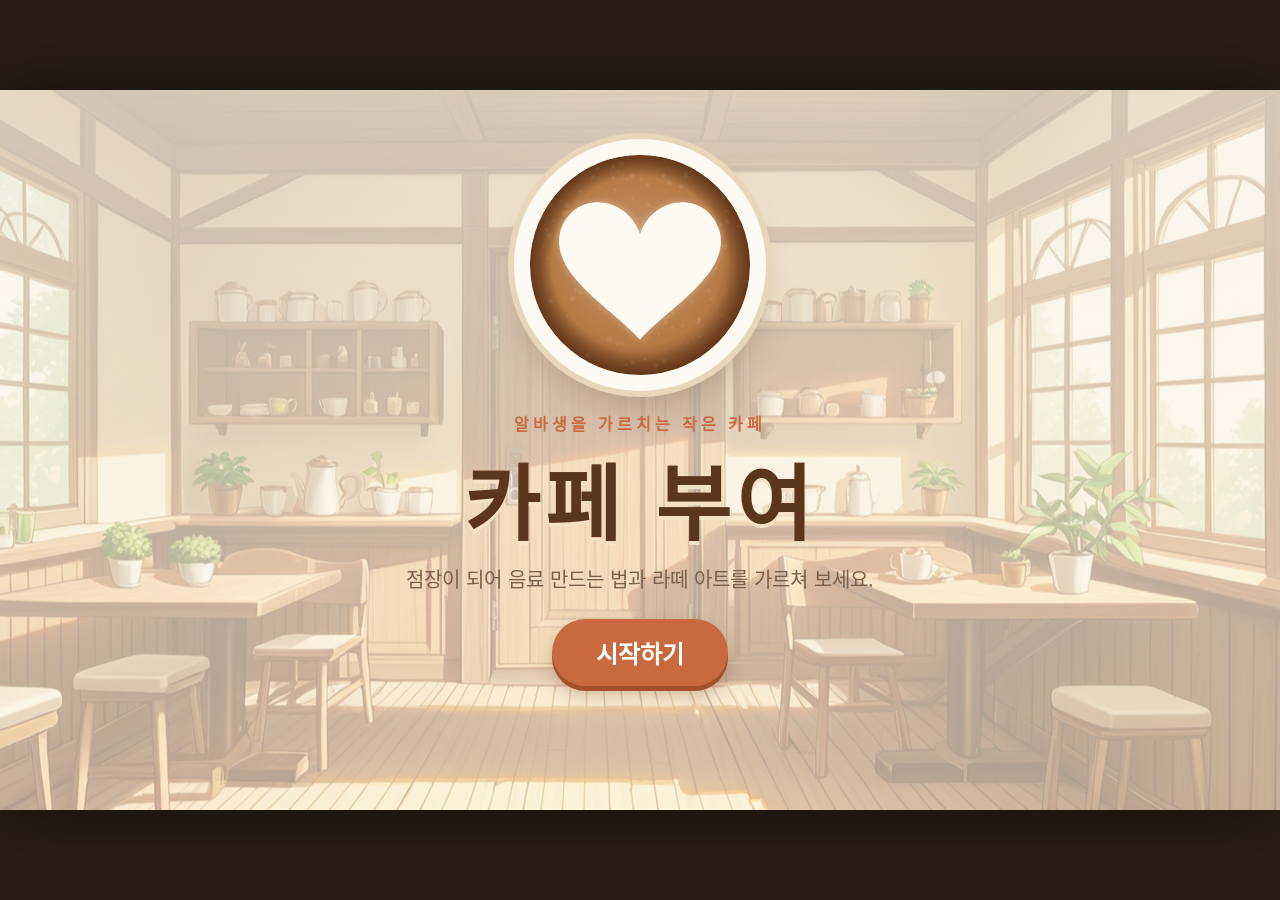
<file: game/index.html>
<!doctype html>
<html lang="ko">
<head>
<meta charset="utf-8">
<meta name="viewport" content="width=device-width, initial-scale=1, user-scalable=no">
<title>카페 부여</title>
<link rel="stylesheet" href="style.css">
</head>
<body>
<div id="frame">
  <div id="stage">

    <!-- 시작 화면 -->
    <section id="title" class="screen active">
      <div class="title-bg"></div>
      <div class="title-card">
        <div class="title-cup">
          <canvas id="titleCup" width="220" height="220"></canvas>
        </div>
        <p class="title-kicker">알바생을 가르치는 작은 카페</p>
        <h1>카페 부여</h1>
        <p class="title-sub">점장이 되어 음료 만드는 법과 라떼 아트를 가르쳐 보세요.</p>
        <button class="btn big" id="btnStart">시작하기</button>
      </div>
    </section>

    <!-- 알바생 선택 -->
    <section id="select" class="screen">
      <div class="select-head">
        <h2>함께 일할 알바생을 골라 주세요</h2>
        <p>나머지 친구들은 손님으로 찾아와요.</p>
      </div>
      <div class="cards" id="cards"></div>
      <div class="select-foot">
        <button class="btn big" id="btnPick" disabled>이 친구와 함께하기</button>
      </div>
    </section>

    <!-- 카페(카운터 + 제조대) -->
    <section id="cafe" class="screen">
      <div id="world">
        <div class="pane" id="counter">
          <img class="bg" src="assets/bg/counter.jpg" alt="">
          <img class="customer" id="customer" alt="">
          <img class="counter-front" src="assets/props/counter_front.png" alt="">
          <div class="served" id="served"><canvas width="400" height="360"></canvas></div>
          <div class="order-memo" id="orderMemo"></div>
        </div>
        <div class="pane" id="bar">
          <img class="bg" src="assets/bg/workbench.jpg" alt="">
          <div class="recipe-card" id="recipeCard"></div>
          <div class="cup" id="cup">
            <img src="assets/props/cup_side.png" alt="">
            <canvas id="liquid" width="400" height="360" aria-label="제조 중인 음료"></canvas>
            <span id="cupCaption" class="cup-caption">빈 컵</span>
          </div>
          <div class="stream" id="stream"></div>
          <div class="ingredients" id="ingredients"></div>
          <div class="helper" id="helper">
            <img id="helperImg" alt="">
            <div class="memo" id="memo"><b>알바 수첩</b><div id="memoList"></div></div>
          </div>
          <div class="bubble" id="bubble"></div>
          <div class="bar-actions" id="barActions"></div>
        </div>
      </div>

      <!-- 라떼 아트 작업(컵 윗면 확대) -->
      <div id="art" class="overlay">
        <div class="art-left">
          <h3 id="artTitle">라떼 아트</h3>
          <p id="artHint" class="hint"></p>
          <div id="artPanel"></div>
        </div>
        <div class="art-cup">
          <img class="cup-top" src="assets/props/cup_top.png" alt="">
          <canvas id="surface" width="450" height="450"></canvas>
          <canvas id="drawLayer" width="450" height="450"></canvas>
          <div class="attempt" id="attempt"></div>
        </div>
        <div class="art-right" id="artRight"></div>
      </div>

      <!-- 대화창 -->
      <div id="talk">
        <img class="talk-portrait" id="talkPortrait" alt="">
        <div class="talk-box" id="talkBox">
          <div class="talk-name" id="talkName"></div>
          <div class="talk-text" id="talkText"></div>
          <div class="talk-next">▼</div>
        </div>
        <div class="talk-choices" id="talkChoices"></div>
      </div>

      <!-- 결과 -->
      <div id="result" class="overlay"></div>

      <aside id="workerPanel" class="worker-panel" aria-label="알바생 작업 현황" hidden>
        <div class="worker-head"><span class="av"><img id="workerPortrait" alt=""></span><div><small id="workerName"></small><strong id="workerStatus">제작 중</strong></div><span id="workerPercent">0%</span></div>
        <div id="workerOrder" class="worker-order"></div>
        <div class="worker-meter" role="progressbar" aria-label="알바생 제작 진행률" aria-valuemin="0" aria-valuemax="100" aria-valuenow="0"><i id="workerFill"></i></div>
        <div id="workerStep" class="worker-step"></div>
        <p id="workerHint">다른 손님의 음료를 직접 만들 수 있어요.</p>
      </aside>

      <div class="topbar">
        <div class="clock"><i class="sun" id="sun"></i><div><b id="clockText">오전 9:00</b><small id="clockHint">30분 단위</small></div><div class="daybar"><i id="dayFill"></i></div></div>
        <div class="money"><span>오늘 번 돈</span><b id="moneyText">0원</b></div>
      </div>
      <div id="toast"></div>
      <div class="hud">
        <button class="chip" id="btnPause">잠깐 쉬기</button>
        <button class="chip" id="btnNote">알바 수첩</button>
        <button class="chip" id="btnMute">소리 켜짐</button>
      </div>
      <div id="notePanel" class="note-panel"></div>
      <div id="pausePanel" class="pause-panel" hidden><div><h2>잠깐 쉬어 가요</h2><p>영업 시간과 알바생 작업이 멈춰 있어요.</p><button class="btn green" id="btnResume">계속하기</button></div></div>
    </section>

    <div id="fade"></div>
  </div>
</div>
<script src="js/data.js"></script>
<script src="js/art.js"></script>
<script src="js/learn.js"></script>
<script src="js/audio.js"></script>
<script src="js/cafe-core.js"></script>
<script src="js/game.js"></script>
</body>
</html>
</file>
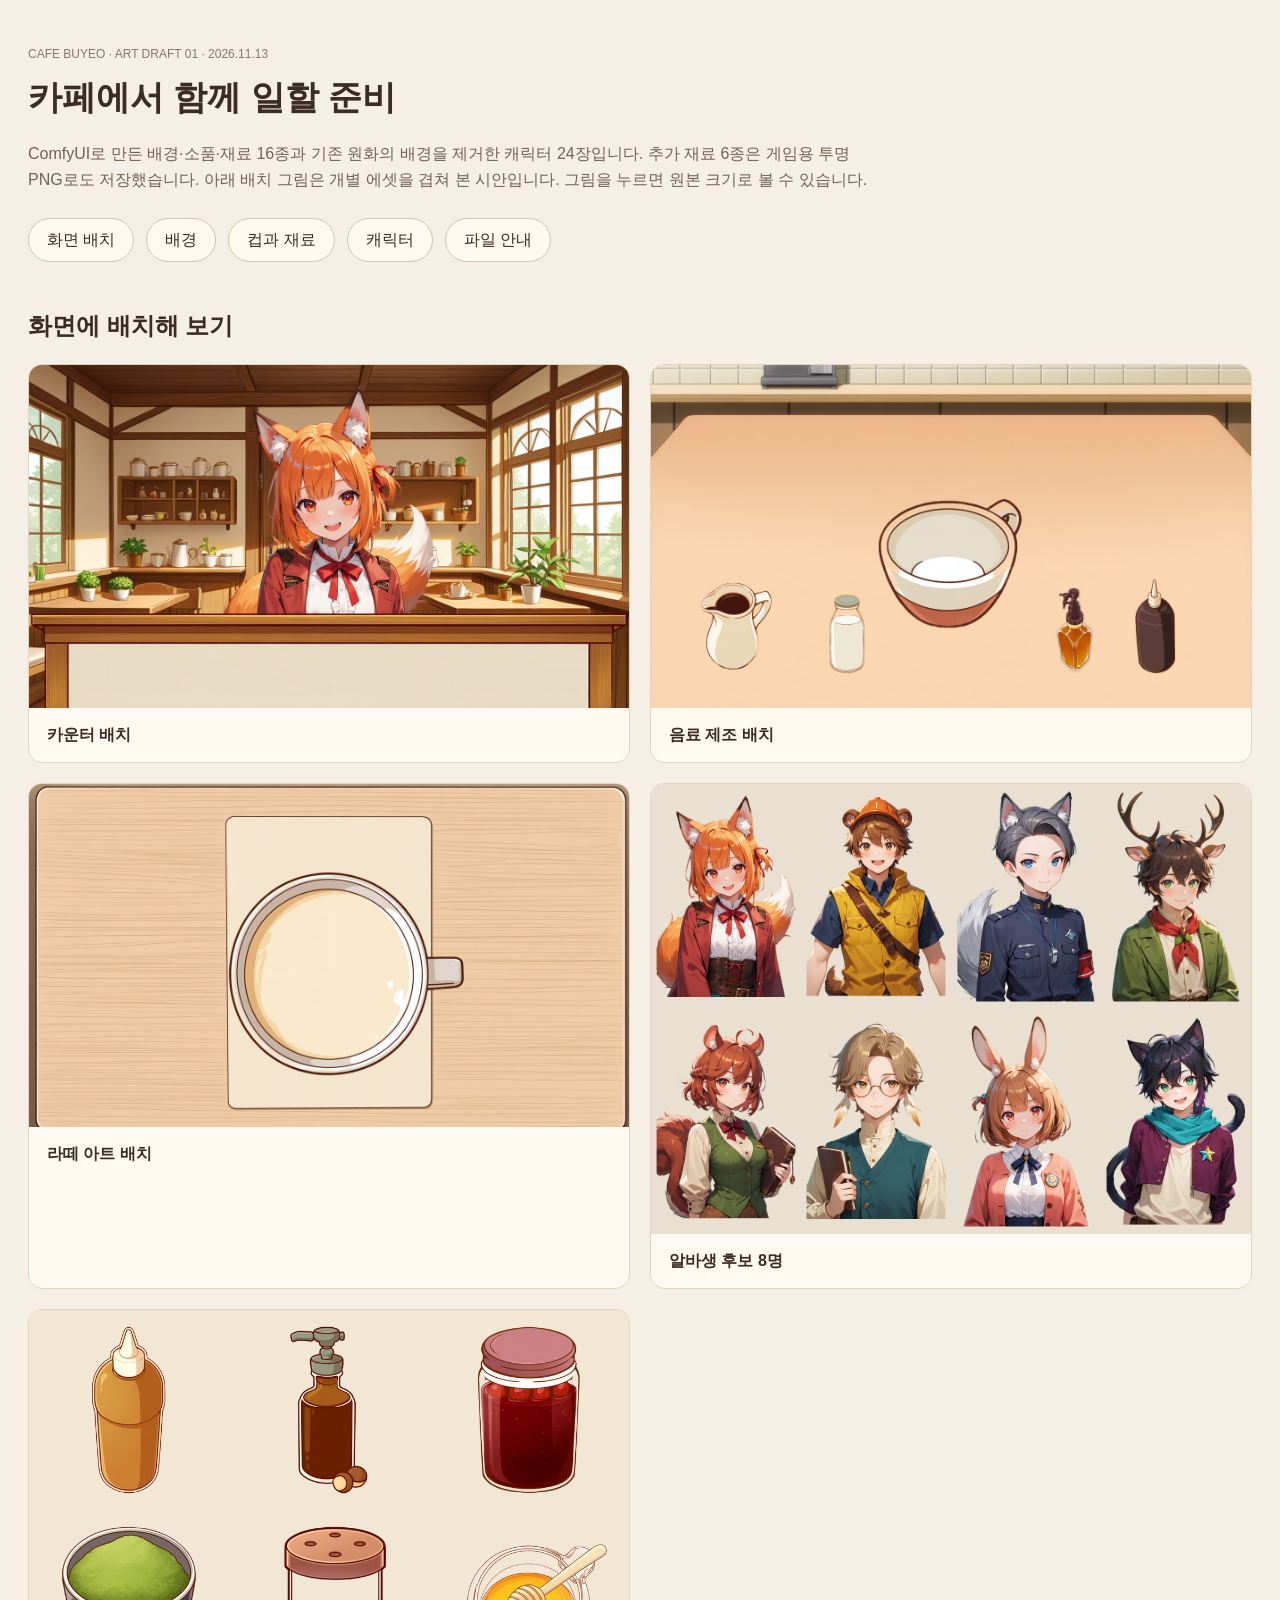
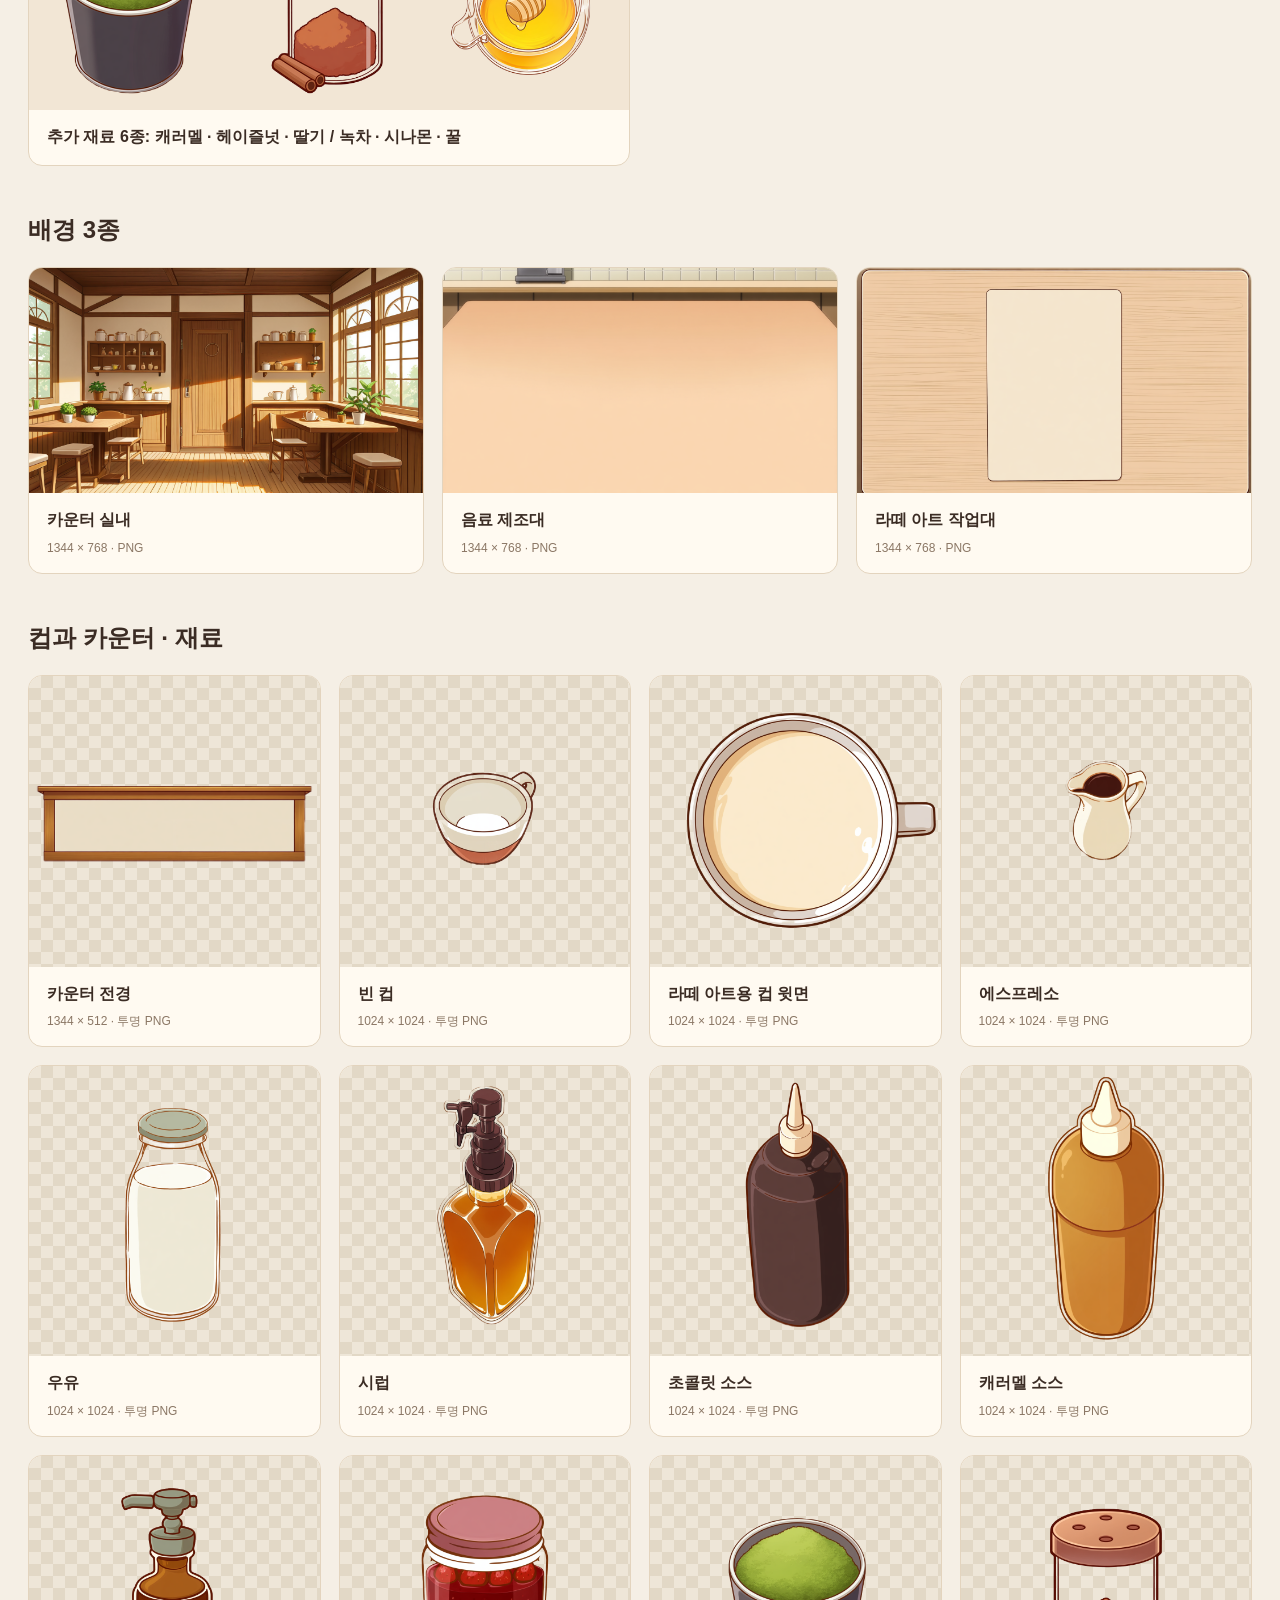
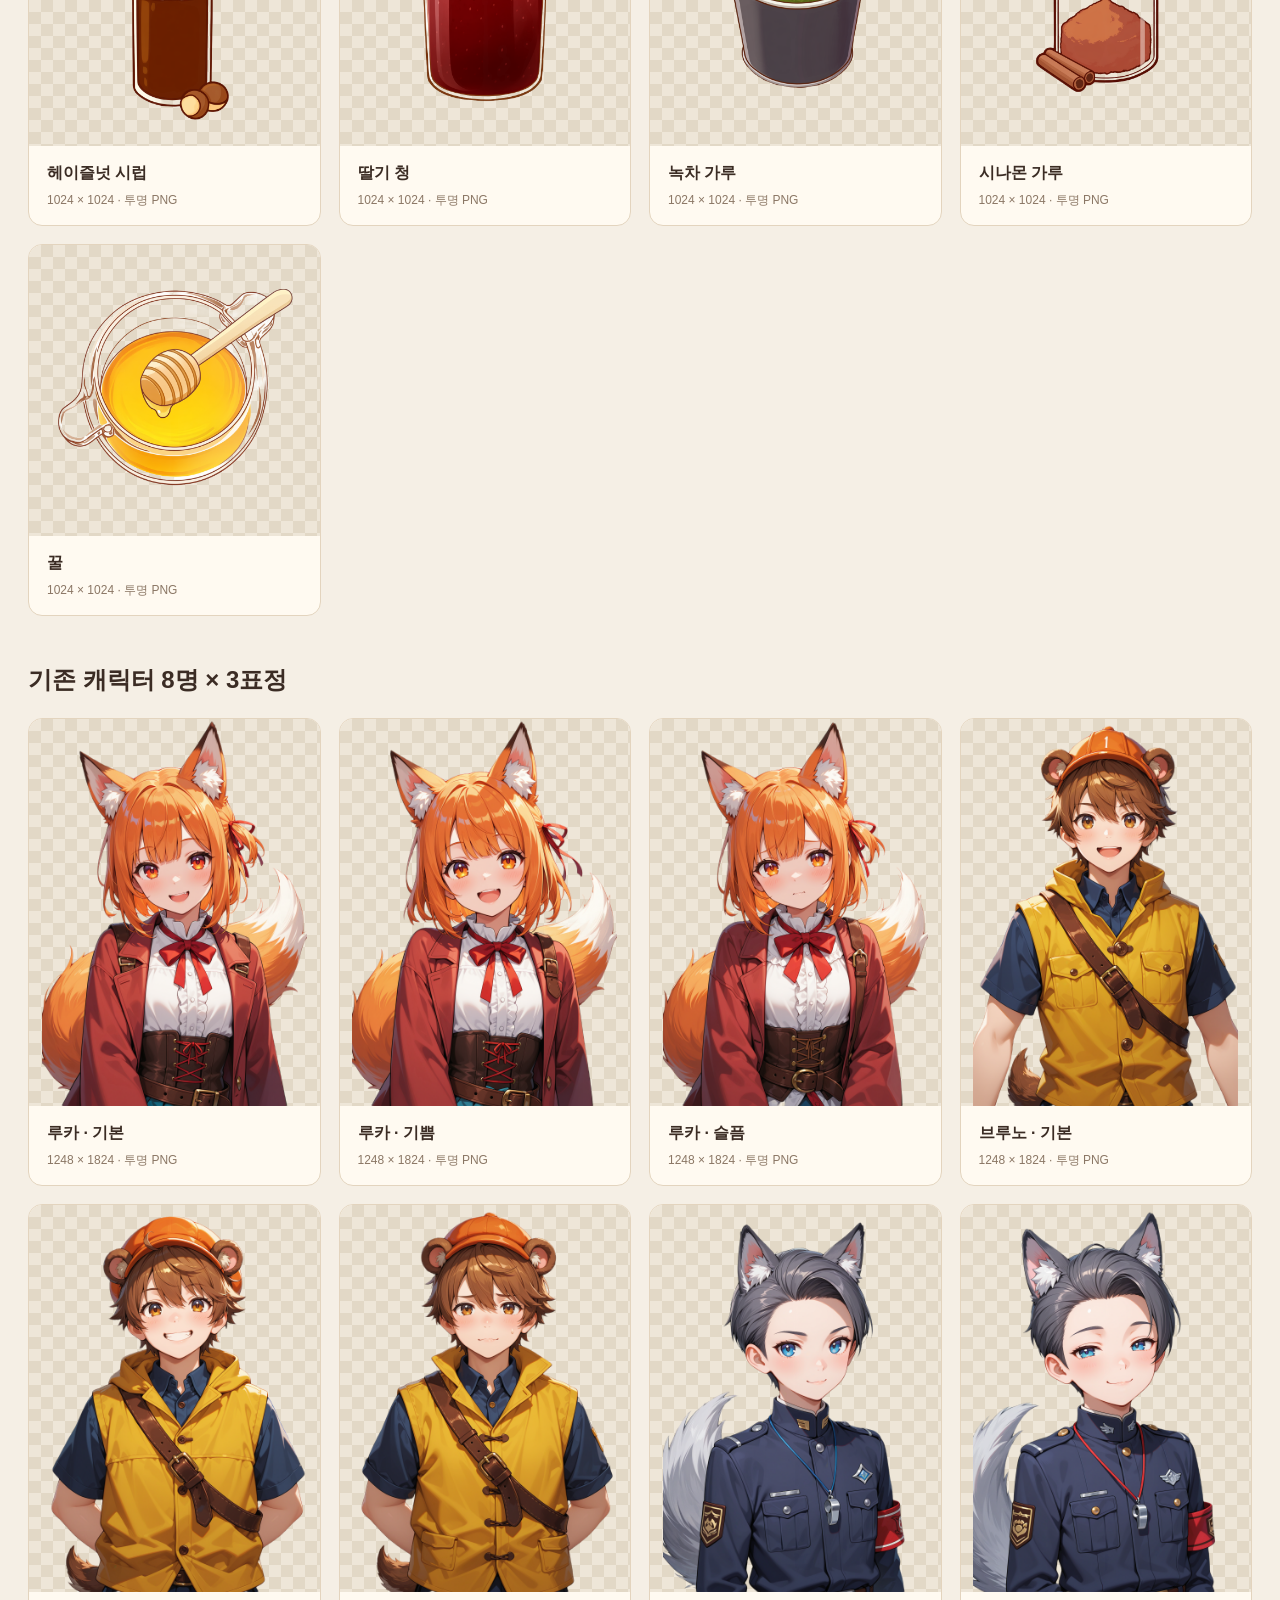
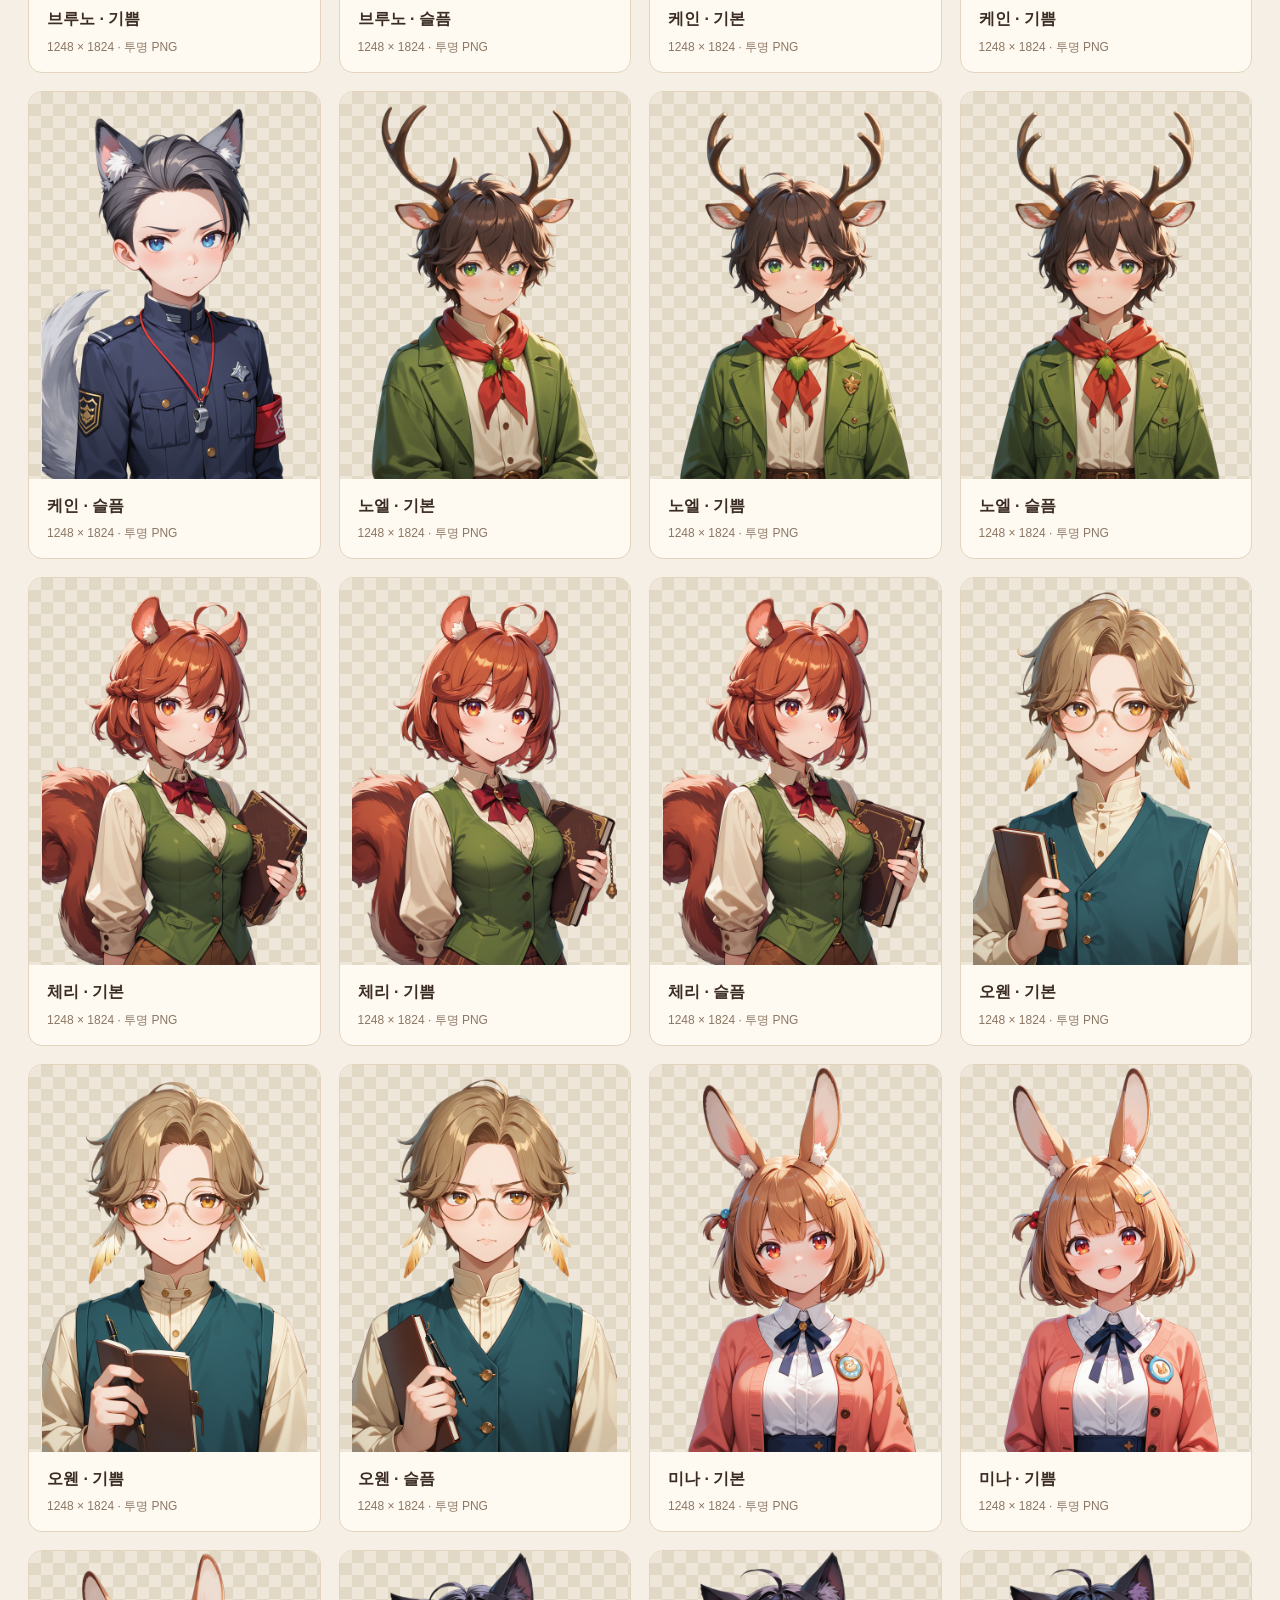
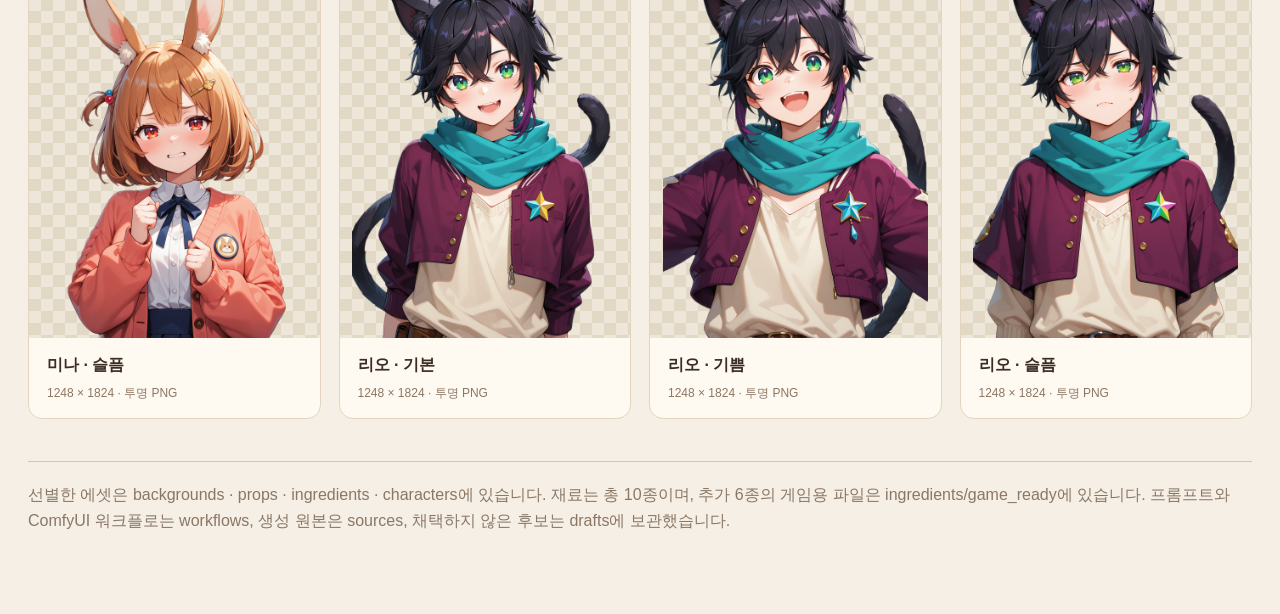
<file: art/미리보기.html>
<!doctype html><html lang="ko"><meta charset="utf-8"><meta name="viewport" content="width=device-width,initial-scale=1">
<title>cafe_buyeo 아트 미리보기</title><style>
*{box-sizing:border-box}body{margin:0;background:#f5efe5;color:#3b2c24;font:16px/1.65 "Segoe UI","Malgun Gothic",sans-serif}main{max-width:1280px;margin:auto;padding:40px 28px 80px}h1{font-size:34px;margin:4px 0 12px}h2{font-size:24px;margin:44px 0 18px}p{max-width:850px;color:#746252}nav{display:flex;gap:12px;flex-wrap:wrap;margin:24px 0 32px}nav a{background:#fff9ef;border:1px solid #d8c4a7;border-radius:24px;padding:8px 18px;text-decoration:none;color:inherit}figure{margin:0;background:#fffaf1;border:1px solid #e3d4be;border-radius:14px;overflow:hidden}figure a{display:block}img{display:block;width:100%}.scene{height:auto}figcaption{padding:14px 18px}small{display:block;color:#8b7765;font-size:12px;margin-top:5px}.scenes{display:grid;grid-template-columns:1fr 1fr;gap:20px}.grid{display:grid;grid-template-columns:repeat(4,1fr);gap:18px}.backgrounds{grid-template-columns:repeat(3,1fr)}.tile{aspect-ratio:1;background-color:#eee6d8;background-image:linear-gradient(45deg,#e2d8c6 25%,transparent 25%),linear-gradient(-45deg,#e2d8c6 25%,transparent 25%),linear-gradient(45deg,transparent 75%,#e2d8c6 75%),linear-gradient(-45deg,transparent 75%,#e2d8c6 75%);background-size:24px 24px;background-position:0 0,0 12px,12px -12px,-12px 0}.tile img{height:100%;object-fit:contain}.backgrounds .tile{aspect-ratio:1.75}.characters .tile{aspect-ratio:0.75}footer{margin-top:42px;border-top:1px solid #d8c4a7;padding-top:20px;color:#8b7765}a{color:#8c4f31}@media(max-width:800px){.scenes,.backgrounds{grid-template-columns:1fr}.grid{grid-template-columns:repeat(2,1fr)}main{padding:24px 16px}}
</style><main><small>CAFE BUYEO · ART DRAFT 01 · 2026.11.13</small><h1>카페에서 함께 일할 준비</h1>
<p>ComfyUI로 만든 배경·소품·재료 16종과 기존 원화의 배경을 제거한 캐릭터 24장입니다. 추가 재료 6종은 게임용 투명 PNG로도 저장했습니다. 아래 배치 그림은 개별 에셋을 겹쳐 본 시안입니다. 그림을 누르면 원본 크기로 볼 수 있습니다.</p>
<nav><a href="#scenes">화면 배치</a><a href="#backgrounds">배경</a><a href="#objects">컵과 재료</a><a href="#characters">캐릭터</a><a href="README.md">파일 안내</a></nav>
<section id="scenes"><h2>화면에 배치해 보기</h2><div class="scenes"><figure><a href="previews/counter_scene.png" target="_blank"><img class="scene" src="previews/counter_scene.png" alt="카운터 배치"></a><figcaption><b>카운터 배치</b></figcaption></figure><figure><a href="previews/workbench_scene.png" target="_blank"><img class="scene" src="previews/workbench_scene.png" alt="음료 제조 배치"></a><figcaption><b>음료 제조 배치</b></figcaption></figure><figure><a href="previews/latte_art_scene.png" target="_blank"><img class="scene" src="previews/latte_art_scene.png" alt="라떼 아트 배치"></a><figcaption><b>라떼 아트 배치</b></figcaption></figure><figure><a href="previews/characters_overview.png" target="_blank"><img class="scene" src="previews/characters_overview.png" alt="알바생 후보 8명"></a><figcaption><b>알바생 후보 8명</b></figcaption></figure><figure><a href="previews/new_ingredients_overview.png" target="_blank"><img class="scene" src="previews/new_ingredients_overview.png" alt="추가 재료 6종: 캐러멜 · 헤이즐넛 · 딸기 / 녹차 · 시나몬 · 꿀"></a><figcaption><b>추가 재료 6종: 캐러멜 · 헤이즐넛 · 딸기 / 녹차 · 시나몬 · 꿀</b></figcaption></figure></div></section><section id="backgrounds"><h2>배경 3종</h2><div class="grid backgrounds"><figure><a class="tile" href="backgrounds/counter_v01.png" target="_blank"><img src="backgrounds/counter_v01.png" alt="카운터 실내" loading="lazy"></a><figcaption><b>카운터 실내</b><small>1344 × 768 · PNG</small></figcaption></figure><figure><a class="tile" href="backgrounds/workbench_v05.png" target="_blank"><img src="backgrounds/workbench_v05.png" alt="음료 제조대" loading="lazy"></a><figcaption><b>음료 제조대</b><small>1344 × 768 · PNG</small></figcaption></figure><figure><a class="tile" href="backgrounds/art_station_v03.png" target="_blank"><img src="backgrounds/art_station_v03.png" alt="라떼 아트 작업대" loading="lazy"></a><figcaption><b>라떼 아트 작업대</b><small>1344 × 768 · PNG</small></figcaption></figure></div></section><section id="objects"><h2>컵과 카운터 · 재료</h2><div class="grid objects"><figure><a class="tile" href="props/counter_front_v03.png" target="_blank"><img src="props/counter_front_v03.png" alt="카운터 전경" loading="lazy"></a><figcaption><b>카운터 전경</b><small>1344 × 512 · 투명 PNG</small></figcaption></figure><figure><a class="tile" href="props/cup_empty_v04.png" target="_blank"><img src="props/cup_empty_v04.png" alt="빈 컵" loading="lazy"></a><figcaption><b>빈 컵</b><small>1024 × 1024 · 투명 PNG</small></figcaption></figure><figure><a class="tile" href="props/cup_foam_top_v02.png" target="_blank"><img src="props/cup_foam_top_v02.png" alt="라떼 아트용 컵 윗면" loading="lazy"></a><figcaption><b>라떼 아트용 컵 윗면</b><small>1024 × 1024 · 투명 PNG</small></figcaption></figure><figure><a class="tile" href="ingredients/espresso_v02.png" target="_blank"><img src="ingredients/espresso_v02.png" alt="에스프레소" loading="lazy"></a><figcaption><b>에스프레소</b><small>1024 × 1024 · 투명 PNG</small></figcaption></figure><figure><a class="tile" href="ingredients/milk_v02.png" target="_blank"><img src="ingredients/milk_v02.png" alt="우유" loading="lazy"></a><figcaption><b>우유</b><small>1024 × 1024 · 투명 PNG</small></figcaption></figure><figure><a class="tile" href="ingredients/syrup_v02.png" target="_blank"><img src="ingredients/syrup_v02.png" alt="시럽" loading="lazy"></a><figcaption><b>시럽</b><small>1024 × 1024 · 투명 PNG</small></figcaption></figure><figure><a class="tile" href="ingredients/chocolate_v02.png" target="_blank"><img src="ingredients/chocolate_v02.png" alt="초콜릿 소스" loading="lazy"></a><figcaption><b>초콜릿 소스</b><small>1024 × 1024 · 투명 PNG</small></figcaption></figure><figure><a class="tile" href="ingredients/caramel_v01.png" target="_blank"><img src="ingredients/caramel_v01.png" alt="캐러멜 소스" loading="lazy"></a><figcaption><b>캐러멜 소스</b><small>1024 × 1024 · 투명 PNG</small></figcaption></figure><figure><a class="tile" href="ingredients/hazelnut_v01.png" target="_blank"><img src="ingredients/hazelnut_v01.png" alt="헤이즐넛 시럽" loading="lazy"></a><figcaption><b>헤이즐넛 시럽</b><small>1024 × 1024 · 투명 PNG</small></figcaption></figure><figure><a class="tile" href="ingredients/strawberry_v01.png" target="_blank"><img src="ingredients/strawberry_v01.png" alt="딸기 청" loading="lazy"></a><figcaption><b>딸기 청</b><small>1024 × 1024 · 투명 PNG</small></figcaption></figure><figure><a class="tile" href="ingredients/matcha_v01.png" target="_blank"><img src="ingredients/matcha_v01.png" alt="녹차 가루" loading="lazy"></a><figcaption><b>녹차 가루</b><small>1024 × 1024 · 투명 PNG</small></figcaption></figure><figure><a class="tile" href="ingredients/cinnamon_v01.png" target="_blank"><img src="ingredients/cinnamon_v01.png" alt="시나몬 가루" loading="lazy"></a><figcaption><b>시나몬 가루</b><small>1024 × 1024 · 투명 PNG</small></figcaption></figure><figure><a class="tile" href="ingredients/honey_v01.png" target="_blank"><img src="ingredients/honey_v01.png" alt="꿀" loading="lazy"></a><figcaption><b>꿀</b><small>1024 × 1024 · 투명 PNG</small></figcaption></figure></div></section><section id="characters"><h2>기존 캐릭터 8명 × 3표정</h2><div class="grid characters"><figure><a class="tile" href="characters/luka_neutral.png" target="_blank"><img src="characters/luka_neutral.png" alt="루카 · 기본" loading="lazy"></a><figcaption><b>루카 · 기본</b><small>1248 × 1824 · 투명 PNG</small></figcaption></figure><figure><a class="tile" href="characters/luka_delight.png" target="_blank"><img src="characters/luka_delight.png" alt="루카 · 기쁨" loading="lazy"></a><figcaption><b>루카 · 기쁨</b><small>1248 × 1824 · 투명 PNG</small></figcaption></figure><figure><a class="tile" href="characters/luka_sad.png" target="_blank"><img src="characters/luka_sad.png" alt="루카 · 슬픔" loading="lazy"></a><figcaption><b>루카 · 슬픔</b><small>1248 × 1824 · 투명 PNG</small></figcaption></figure><figure><a class="tile" href="characters/bruno_neutral.png" target="_blank"><img src="characters/bruno_neutral.png" alt="브루노 · 기본" loading="lazy"></a><figcaption><b>브루노 · 기본</b><small>1248 × 1824 · 투명 PNG</small></figcaption></figure><figure><a class="tile" href="characters/bruno_delight.png" target="_blank"><img src="characters/bruno_delight.png" alt="브루노 · 기쁨" loading="lazy"></a><figcaption><b>브루노 · 기쁨</b><small>1248 × 1824 · 투명 PNG</small></figcaption></figure><figure><a class="tile" href="characters/bruno_sad.png" target="_blank"><img src="characters/bruno_sad.png" alt="브루노 · 슬픔" loading="lazy"></a><figcaption><b>브루노 · 슬픔</b><small>1248 × 1824 · 투명 PNG</small></figcaption></figure><figure><a class="tile" href="characters/cain_neutral.png" target="_blank"><img src="characters/cain_neutral.png" alt="케인 · 기본" loading="lazy"></a><figcaption><b>케인 · 기본</b><small>1248 × 1824 · 투명 PNG</small></figcaption></figure><figure><a class="tile" href="characters/cain_delight.png" target="_blank"><img src="characters/cain_delight.png" alt="케인 · 기쁨" loading="lazy"></a><figcaption><b>케인 · 기쁨</b><small>1248 × 1824 · 투명 PNG</small></figcaption></figure><figure><a class="tile" href="characters/cain_sad.png" target="_blank"><img src="characters/cain_sad.png" alt="케인 · 슬픔" loading="lazy"></a><figcaption><b>케인 · 슬픔</b><small>1248 × 1824 · 투명 PNG</small></figcaption></figure><figure><a class="tile" href="characters/noel_neutral.png" target="_blank"><img src="characters/noel_neutral.png" alt="노엘 · 기본" loading="lazy"></a><figcaption><b>노엘 · 기본</b><small>1248 × 1824 · 투명 PNG</small></figcaption></figure><figure><a class="tile" href="characters/noel_delight.png" target="_blank"><img src="characters/noel_delight.png" alt="노엘 · 기쁨" loading="lazy"></a><figcaption><b>노엘 · 기쁨</b><small>1248 × 1824 · 투명 PNG</small></figcaption></figure><figure><a class="tile" href="characters/noel_sad.png" target="_blank"><img src="characters/noel_sad.png" alt="노엘 · 슬픔" loading="lazy"></a><figcaption><b>노엘 · 슬픔</b><small>1248 × 1824 · 투명 PNG</small></figcaption></figure><figure><a class="tile" href="characters/cherry_neutral.png" target="_blank"><img src="characters/cherry_neutral.png" alt="체리 · 기본" loading="lazy"></a><figcaption><b>체리 · 기본</b><small>1248 × 1824 · 투명 PNG</small></figcaption></figure><figure><a class="tile" href="characters/cherry_delight.png" target="_blank"><img src="characters/cherry_delight.png" alt="체리 · 기쁨" loading="lazy"></a><figcaption><b>체리 · 기쁨</b><small>1248 × 1824 · 투명 PNG</small></figcaption></figure><figure><a class="tile" href="characters/cherry_sad.png" target="_blank"><img src="characters/cherry_sad.png" alt="체리 · 슬픔" loading="lazy"></a><figcaption><b>체리 · 슬픔</b><small>1248 × 1824 · 투명 PNG</small></figcaption></figure><figure><a class="tile" href="characters/owen_neutral.png" target="_blank"><img src="characters/owen_neutral.png" alt="오웬 · 기본" loading="lazy"></a><figcaption><b>오웬 · 기본</b><small>1248 × 1824 · 투명 PNG</small></figcaption></figure><figure><a class="tile" href="characters/owen_delight.png" target="_blank"><img src="characters/owen_delight.png" alt="오웬 · 기쁨" loading="lazy"></a><figcaption><b>오웬 · 기쁨</b><small>1248 × 1824 · 투명 PNG</small></figcaption></figure><figure><a class="tile" href="characters/owen_sad.png" target="_blank"><img src="characters/owen_sad.png" alt="오웬 · 슬픔" loading="lazy"></a><figcaption><b>오웬 · 슬픔</b><small>1248 × 1824 · 투명 PNG</small></figcaption></figure><figure><a class="tile" href="characters/mina_neutral.png" target="_blank"><img src="characters/mina_neutral.png" alt="미나 · 기본" loading="lazy"></a><figcaption><b>미나 · 기본</b><small>1248 × 1824 · 투명 PNG</small></figcaption></figure><figure><a class="tile" href="characters/mina_delight.png" target="_blank"><img src="characters/mina_delight.png" alt="미나 · 기쁨" loading="lazy"></a><figcaption><b>미나 · 기쁨</b><small>1248 × 1824 · 투명 PNG</small></figcaption></figure><figure><a class="tile" href="characters/mina_sad.png" target="_blank"><img src="characters/mina_sad.png" alt="미나 · 슬픔" loading="lazy"></a><figcaption><b>미나 · 슬픔</b><small>1248 × 1824 · 투명 PNG</small></figcaption></figure><figure><a class="tile" href="characters/rio_neutral.png" target="_blank"><img src="characters/rio_neutral.png" alt="리오 · 기본" loading="lazy"></a><figcaption><b>리오 · 기본</b><small>1248 × 1824 · 투명 PNG</small></figcaption></figure><figure><a class="tile" href="characters/rio_delight.png" target="_blank"><img src="characters/rio_delight.png" alt="리오 · 기쁨" loading="lazy"></a><figcaption><b>리오 · 기쁨</b><small>1248 × 1824 · 투명 PNG</small></figcaption></figure><figure><a class="tile" href="characters/rio_sad.png" target="_blank"><img src="characters/rio_sad.png" alt="리오 · 슬픔" loading="lazy"></a><figcaption><b>리오 · 슬픔</b><small>1248 × 1824 · 투명 PNG</small></figcaption></figure></div></section>
<footer>선별한 에셋은 backgrounds · props · ingredients · characters에 있습니다. 재료는 총 10종이며, 추가 6종의 게임용 파일은 ingredients/game_ready에 있습니다. 프롬프트와 ComfyUI 워크플로는 workflows, 생성 원본은 sources, 채택하지 않은 후보는 drafts에 보관했습니다.</footer></main></html>
</file>
<file: game/style.css>
@font-face {
  font-family: 'CafeNoto';
  src: url('assets/fonts/NotoSansKR-Regular.otf') format('opentype');
  font-display: swap;
}
:root {
  --cream: #fbf3e4;
  --paper: #fffaf1;
  --wood: #8a5a36;
  --wood-dark: #5a361c;
  --ink: #3b2a1e;
  --ink-soft: #7a604b;
  --green: #2f5d50;
  --accent: #c9693f;
  --accent-dark: #a24f2a;
  --shadow: 0 10px 30px rgba(60, 35, 15, .25);
}
* { box-sizing: border-box; }
html, body { margin: 0; height: 100%; background: #2a1d14; overflow: hidden; }
body {
  font-family: 'CafeNoto', 'Malgun Gothic', 'Apple SD Gothic Neo', sans-serif;
  color: var(--ink);
  -webkit-user-select: none; user-select: none;
  -webkit-tap-highlight-color: transparent;
}
#frame { position: fixed; inset: 0; }
#stage {
  position: absolute; left: 50%; top: 50%;
  width: 1280px; height: 720px;
  transform: translate(-50%, -50%) scale(var(--s, 1));
  overflow: hidden; overflow: clip; background: var(--cream);
  box-shadow: 0 0 60px rgba(0,0,0,.5);
}
.screen { position: absolute; inset: 0; display: none; overflow: hidden; overflow: clip; }
.screen.active { display: block; }
#fade { position: absolute; inset: 0; background: #2a1d14; opacity: 0; pointer-events: none; transition: opacity .45s; z-index: 100; }
#fade.on { opacity: 1; }

/* ---------- 버튼 ---------- */
.btn {
  font: inherit; font-weight: 700; font-size: 20px;
  color: #fff; background: var(--accent);
  border: none; border-radius: 999px; padding: 12px 28px;
  box-shadow: 0 5px 0 var(--accent-dark), 0 10px 18px rgba(90,40,10,.25);
  cursor: pointer; transition: transform .1s, box-shadow .1s, filter .2s;
}
.btn:hover { filter: brightness(1.06); }
.btn:active { transform: translateY(4px); box-shadow: 0 1px 0 var(--accent-dark), 0 4px 8px rgba(90,40,10,.25); }
.btn:disabled { filter: grayscale(.8) opacity(.55); cursor: default; }
.btn.big { font-size: 24px; padding: 16px 44px; }
.btn.green { background: var(--green); box-shadow: 0 5px 0 #1d3d34, 0 10px 18px rgba(20,50,40,.25); }
.btn.light { background: var(--paper); color: var(--ink); box-shadow: 0 5px 0 #d9c7a8, 0 10px 18px rgba(90,40,10,.18); }
.btn.small { font-size: 16px; padding: 9px 18px; }
.chip {
  font: inherit; font-size: 14px; font-weight: 700; color: var(--ink);
  background: rgba(255,250,241,.92); border: 2px solid #e2cfae; border-radius: 999px;
  padding: 6px 14px; cursor: pointer;
}

/* ---------- 시작 화면 ---------- */
.title-bg {
  position: absolute; inset: 0;
  background: linear-gradient(rgba(251,243,228,.78), rgba(251,243,228,.62)), url('assets/bg/counter.jpg') center / cover;
}
.title-card { position: absolute; inset: 0; display: flex; flex-direction: column; align-items: center; justify-content: center; text-align: center; padding-bottom: 60px; }
.title-cup { width: 220px; height: 220px; border-radius: 50%; margin-bottom: 18px; box-shadow: 0 0 0 16px #fffaf1, 0 0 0 22px #e7d6ba, 0 24px 40px rgba(90,50,20,.35); animation: floaty 4s ease-in-out infinite; }
.title-cup canvas { border-radius: 50%; display: block; }
.title-kicker { margin: 18px 0 0; letter-spacing: 4px; color: var(--accent); font-weight: 700; }
.title-card h1 { font-size: 82px; margin: 4px 0 6px; color: var(--wood-dark); letter-spacing: 6px; text-shadow: 0 4px 0 #f5e2c4; }
.title-sub { margin: 0 0 26px; font-size: 20px; color: var(--ink-soft); }
@keyframes floaty { 50% { transform: translateY(-8px) rotate(2deg); } }

/* ---------- 선택 화면 ---------- */
#select { background: linear-gradient(170deg, #f8ecd6, #ead3ae); }
.select-head { text-align: center; padding-top: 30px; }
.select-head h2 { margin: 0; font-size: 34px; color: var(--wood-dark); }
.select-head p { margin: 6px 0 0; color: var(--ink-soft); font-size: 18px; }
.cards { display: grid; grid-template-columns: repeat(4, 268px); gap: 20px 22px; justify-content: center; margin-top: 22px; }
.card {
  font: inherit; color: inherit; text-align: left; padding: 0;
  position: relative; height: 230px; border-radius: 22px; overflow: hidden; cursor: pointer;
  background: var(--paper); box-shadow: 0 6px 0 #dcc6a2, var(--shadow);
  transition: transform .18s, box-shadow .18s; border: 4px solid transparent;
}
.card:hover { transform: translateY(-4px); }
.card.sel { border-color: var(--accent); transform: translateY(-6px); box-shadow: 0 6px 0 var(--accent-dark), 0 18px 30px rgba(160,70,30,.3); }
.card .face { position: absolute; inset: 0 0 58px 0; overflow: hidden; }
.card .face::before { content: ''; position: absolute; inset: 0; background: var(--c); opacity: .22; }
.card .face img { position: relative; width: 100%; height: 100%; object-fit: cover; object-position: 50% var(--face-y, 28%); transition: filter .2s; }
.card.sel .face img, .card:hover .face img { filter: brightness(1.03); }
img[src*="luka_"] { --face-y: 31%; }
img[src*="cain_"] { --face-y: 32%; }
img[src*="noel_"] { --face-y: 42%; }
img[src*="mina_"] { --face-y: 43%; }
img[src*="rio_"] { --face-y: 29%; }
.card:focus-visible, button:focus-visible { outline: 4px solid var(--green); outline-offset: 4px; }
.card .info { position: absolute; left: 0; right: 0; bottom: 0; height: 58px; padding: 6px 14px; background: var(--paper); }
.card .info b { font-size: 21px; }
.card .info span { display: block; font-size: 13px; color: var(--ink-soft); white-space: nowrap; overflow: hidden; text-overflow: ellipsis; }
.select-foot { text-align: center; margin-top: 22px; }

/* ---------- 카페 세계 ---------- */
#world { position: absolute; top: 0; left: 0; width: 2560px; height: 720px; transition: transform 1s cubic-bezier(.65,0,.35,1); }
#world.at-bar { transform: translateX(-1280px); }
.pane { position: absolute; top: 0; width: 1280px; height: 720px; overflow: hidden; overflow: clip; }
#counter { left: 0; }
#bar { left: 1280px; }
.bg { position: absolute; left: 0; top: 0; width: 1280px; height: 731px; display: block; }
.bg svg, .counter-front svg { display: block; }

.customer {
  position: absolute; left: 486px; top: 72px; width: 308px;
  filter: drop-shadow(0 10px 16px rgba(80,45,20,.25));
  opacity: 0; transform: translateX(-60px); transition: opacity .6s, transform .6s;
}
.customer.in { opacity: 1; transform: none; }
.customer.out { opacity: 0; transform: translateX(80px); }
.customer.bounce { animation: bounce .5s; }
@keyframes bounce { 30% { transform: translateY(-14px); } 60% { transform: translateY(2px); } }
.counter-front { position: absolute; left: 0; top: 500px; width: 1280px; height: 352px; filter: drop-shadow(0 -4px 10px rgba(80,45,20,.18)); }
.served { position: absolute; left: 818px; top: 368px; width: 170px; height: 153px; opacity: 0; transform: translateY(20px) scale(.9); transition: .5s; }
.served.show { opacity: 1; transform: none; }
.served canvas { width: 170px; height: 153px; display: block; filter: drop-shadow(0 8px 8px rgba(80,45,20,.25)); }
.order-memo {
  position: absolute; left: 236px; top: 350px; width: 170px; padding: 12px 14px 14px;
  background: #fffdf5; border-radius: 4px; transform: rotate(3deg); box-shadow: 0 6px 14px rgba(70,40,15,.25);
  font-size: 15px; display: none;
}
.order-memo::before { content: ''; position: absolute; left: 60px; top: -10px; width: 50px; height: 18px; background: rgba(230,190,120,.75); transform: rotate(-4deg); }
.order-memo.show { display: block; animation: pop .35s; }
.order-memo small { color: var(--ink-soft); }
.order-memo b { display: block; font-size: 20px; color: var(--accent-dark); }
@keyframes pop { from { transform: rotate(3deg) scale(.6); opacity: 0; } }

/* ---------- 제조대 ---------- */
.recipe-card {
  position: absolute; left: 40px; top: 22px; width: 230px; padding: 14px 16px 12px;
  background: var(--paper); border-radius: 10px; box-shadow: var(--shadow);
  transform: rotate(-2deg); border-top: 10px solid var(--accent); display: none;
}
.recipe-card.show { display: block; }
.recipe-card h4 { margin: 0 0 8px; font-size: 20px; }
.recipe-card h4 small { display: block; font-size: 12px; color: var(--ink-soft); font-weight: 400; }
.recipe-card ol { margin: 0; padding: 0; list-style: none; }
.recipe-card li { display: flex; align-items: center; gap: 8px; padding: 5px 6px; border-radius: 8px; font-size: 16px; }
.recipe-card li .n { width: 24px; height: 24px; border-radius: 50%; background: #efe2cc; display: grid; place-items: center; font-size: 13px; font-weight: 700; }
.recipe-card li.now { background: #fde6cf; font-weight: 700; }
.recipe-card li.now .n { background: var(--accent); color: #fff; }
.recipe-card li.done { color: #8b9a7a; text-decoration: line-through; }
.recipe-card li.done .n { background: #8fb36e; color: #fff; }
.recipe-card .q { font-size: 15px; color: var(--ink-soft); padding: 4px 6px; }

.cup { position: absolute; left: 490px; top: 196px; width: 300px; height: 270px; transition: transform .9s cubic-bezier(.65,0,.35,1), opacity .6s; z-index: 3; }
.cup img, .cup canvas { position: absolute; inset: 0; width: 100%; height: 100%; }
.cup img { filter: drop-shadow(0 12px 14px rgba(90,50,20,.25)); }
.cup-caption { position: absolute; left: 0; right: 0; bottom: -18px; text-align: center; color: #654a34; font-size: 15px; }
.cup.on-mat { transform: translate(380px, -20px) scale(.85); opacity: 0; }
.cup.shake { animation: shake .4s; }
@keyframes shake { 20%, 60% { margin-left: -8px; } 40%, 80% { margin-left: 8px; } }
.stream { position: absolute; width: 8px; border-radius: 7px; opacity: 0; z-index: 4; transition: opacity .15s; pointer-events: none; }
.stream.on { opacity: 1; }
.stream.powder { width: 18px; background-size: 100% 17px !important; animation: powderFall .35s linear infinite; }
@keyframes powderFall { to { background-position-y: 17px; } }

.ingredients { position: absolute; left: 30px; top: 486px; width: 820px; display: grid; grid-template-columns: repeat(5, 152px); gap: 10px 12px; }
.ing {
  position: relative; width: 152px; height: 104px; border: none; border-radius: 22px; cursor: pointer;
  background: rgba(255,250,241,.55); box-shadow: inset 0 0 0 2px rgba(255,255,255,.5);
  font: inherit; color: var(--ink); padding: 6px 0 0; transition: transform .15s, background .2s;
}
.ing img { height: 66px; width: 120px; object-fit: contain; display: block; margin: 0 auto; filter: drop-shadow(0 6px 6px rgba(90,50,20,.25)); pointer-events: none; }
.ing .nm { display: block; margin-top: 2px; font-size: 15px; font-weight: 700; }
.ing .ph { display: none; width: 66px; height: 62px; margin: 2px auto; border: 2px dashed rgba(138,90,54,.45); border-radius: 12px; }
.ing.blank .ph { display: block; }
.ing.blank img { display: none; }
.ph-fly { width: 100%; height: 100%; border: 3px dashed rgba(138,90,54,.6); border-radius: 16px; background: rgba(255,250,241,.7); display: grid; place-items: center; font-size: 14px; font-weight: 700; color: var(--ink-soft); }
.ing:hover { background: rgba(255,250,241,.85); transform: translateY(-4px); }
.ing:disabled { cursor: default; }
.ing:disabled:hover { transform: none; background: rgba(255,250,241,.55); }
.ing.glow { animation: glow 1.4s infinite; }
@keyframes glow { 50% { box-shadow: inset 0 0 0 3px #f6b26b, 0 0 22px rgba(246,178,107,.9); } }
.ing.flying { visibility: hidden; }
.flyer { position: absolute; width: 86px; height: 86px; z-index: 6; transition: transform .4s cubic-bezier(.4,0,.2,1), opacity .2s; pointer-events: none; }
.flyer img { width: 100%; height: 100%; object-fit: contain; }

.helper { position: absolute; left: 990px; top: 262px; width: 290px; height: 458px; z-index: 4; }
.helper > img { position: absolute; width: 300px; left: -4px; top: 0; filter: drop-shadow(0 8px 14px rgba(70,40,15,.25)); transition: transform .3s; }
.helper > img.nod { animation: nod .5s; }
@keyframes nod { 40% { transform: translateY(8px) rotate(-1.5deg); } }
.memo {
  position: absolute; left: 6px; right: 16px; bottom: 16px; min-height: 96px; padding: 10px 12px;
  background: #fffdf5; border-radius: 6px; transform: rotate(-3deg); box-shadow: 0 8px 18px rgba(70,40,15,.3);
  background-image: repeating-linear-gradient(#fffdf5 0 25px, #e8dfcf 25px 26px); font-size: 14px;
}
.memo b { display: block; font-size: 14px; color: var(--accent-dark); margin-bottom: 4px; }
.memo-steps { display: flex; flex-wrap: wrap; gap: 4px; align-items: center; }
.memo-steps .st { display: inline-flex; align-items: center; gap: 3px; background: #f5ead6; border-radius: 6px; padding: 2px 6px; animation: write .4s; }
.memo-steps .st img { width: 18px; height: 22px; object-fit: contain; }
.memo-steps .arrow { color: var(--ink-soft); }
@keyframes write { from { transform: scale(.4); opacity: 0; } }

.bubble {
  position: absolute; right: 250px; top: 200px; max-width: 330px; padding: 14px 18px;
  background: #fff; border-radius: 18px; box-shadow: var(--shadow); font-size: 18px; line-height: 1.45;
  opacity: 0; transform: translateY(8px) scale(.96); transition: .25s; pointer-events: none; z-index: 5;
}
.bubble::after { content: ''; position: absolute; right: -14px; top: 30px; border: 10px solid transparent; border-left: 16px solid #fff; }
.bubble.show { opacity: 1; transform: none; }
.bar-actions { position: absolute; left: 300px; right: 300px; top: 72px; display: flex; justify-content: center; gap: 16px; z-index: 6; }

/* ---------- 라떼 아트 ---------- */
.overlay { position: absolute; inset: 0; display: none; z-index: 20; }
.overlay.show { display: block; animation: fadeIn .4s; }
@keyframes fadeIn { from { opacity: 0; } }
#art { background: url('assets/bg/art_station.jpg') center / cover; }
.art-left { position: absolute; left: 26px; top: 30px; width: 330px; padding: 20px 20px 22px; border-radius: 24px; background: rgba(255,250,241,.95); box-shadow: var(--shadow); z-index: 2; }
.art-left h3 { margin: 0 0 6px; font-size: 28px; color: var(--wood-dark); }
.art-left .hint { margin: 0 0 16px; font-size: 16px; line-height: 1.5; color: var(--ink-soft); min-height: 48px; }
.art-cup { position: absolute; inset: 0; pointer-events: none; }
.cup-top { position: absolute; left: 253px; top: 15px; width: 737px; height: 737px; filter: drop-shadow(0 16px 20px rgba(90,50,20,.3)); }
#surface, #drawLayer { position: absolute; left: 390px; top: 155px; width: 450px; height: 450px; border-radius: 50%; }
#drawLayer { cursor: crosshair; touch-action: none; pointer-events: auto; }
#drawLayer.off { pointer-events: none; cursor: default; }
.attempt { position: absolute; left: 390px; width: 450px; top: 72px; text-align: center; color: var(--ink); font-size: 19px; font-weight: 700; }
.attempt:not(:empty) { }
.attempt span.lbl { background: rgba(255,250,241,.92); padding: 4px 14px; border-radius: 999px; box-shadow: 0 3px 8px rgba(80,45,20,.15); }
.attempt .dot { display: inline-block; width: 14px; height: 14px; border-radius: 50%; margin: 0 4px; background: rgba(255,250,241,.85); box-shadow: 0 0 0 2px #c9a57a; vertical-align: middle; }
.attempt .dot.on { background: #e58a4a; box-shadow: 0 0 0 2px #a24f2a; }
.attempt .dot.extra { box-shadow: 0 0 0 2px #c9a57a; background: transparent; outline: 2px dashed rgba(255,250,241,.9); outline-offset: -2px; }
.art-right { position: absolute; right: 16px; top: 70px; width: 310px; z-index: 2; }
.opt-grid { display: grid; grid-template-columns: 1fr 1fr; gap: 12px; }
.tpl { border: 3px solid transparent; border-radius: 18px; background: rgba(255,250,241,.95); padding: 10px 6px 6px; cursor: pointer; font: inherit; font-weight: 700; color: var(--ink); }
.tpl canvas { width: 110px; height: 110px; display: block; margin: 0 auto 4px; border-radius: 50%; }
.tpl.sel { border-color: #f6c27a; box-shadow: 0 0 0 4px rgba(246,194,122,.35); }
.mode-btn { display: block; width: 100%; text-align: left; margin-bottom: 14px; padding: 16px 20px; border-radius: 20px; border: none; cursor: pointer; font: inherit; background: rgba(255,250,241,.95); color: var(--ink); box-shadow: 0 5px 0 rgba(0,0,0,.2); }
.mode-btn b { display: block; font-size: 21px; }
.mode-btn span { font-size: 15px; color: var(--ink-soft); }
.mode-btn:hover { transform: translateY(-2px); }
.stack { display: flex; flex-direction: column; gap: 12px; align-items: stretch; }
.stack .btn { width: 100%; }

.learn-card { background: rgba(255,250,241,.97); border-radius: 22px; padding: 16px; box-shadow: var(--shadow); }
.learn-card .who { display: flex; align-items: center; gap: 10px; }
.learn-card .who .av { width: 60px; height: 60px; border-radius: 50%; overflow: hidden; background: var(--c, #eee); flex: none; position: relative; }
.av img { width: 100%; height: 100%; object-fit: cover; object-position: 50% var(--face-y, 28%); }
.learn-card .who b { font-size: 17px; }
.learn-card .say { margin: 10px 0 12px; font-size: 16px; line-height: 1.5; min-height: 48px; }
.learn-views { display: flex; gap: 10px; justify-content: center; }
.learn-views figure { margin: 0; text-align: center; font-size: 12px; color: var(--ink-soft); }
.learn-views canvas { width: 130px; height: 130px; border-radius: 50%; display: block; margin-bottom: 4px; background: #3a2617; }
.thumbs { display: flex; gap: 6px; justify-content: center; margin: 10px 0 2px; }
.thumbs canvas { width: 50px; height: 50px; border-radius: 50%; border: 3px solid transparent; }
.thumbs.pick canvas { width: 86px; height: 86px; cursor: pointer; }
.thumbs.pick canvas:hover { border-color: #f6c27a; }
.meter { height: 10px; border-radius: 6px; background: #eadfcb; overflow: hidden; margin: 8px 0 2px; }
.meter i { display: block; height: 100%; background: linear-gradient(90deg, #f0a35e, #8fb36e); transition: width .6s; }
.meter-label { font-size: 12px; color: var(--ink-soft); display: flex; justify-content: space-between; }

/* ---------- 대화창 ---------- */
#talk { position: absolute; inset: 0; z-index: 30; pointer-events: none; }
#talk.show { pointer-events: auto; }
.talk-portrait {
  position: absolute; left: 900px; top: 72px; width: 330px; height: 464px; object-fit: contain; object-position: center bottom;
  filter: drop-shadow(0 12px 20px rgba(60,30,10,.3));
  opacity: 0; transform: translateX(40px); transition: opacity .35s, transform .35s;
}
.talk-portrait.show { opacity: 1; transform: none; }
.talk-box {
  position: absolute; left: 50px; right: 50px; bottom: 22px; height: 164px; padding: 30px 40px 20px;
  background: rgba(255,250,241,.97); border-radius: 26px; border: 4px solid #e2cfae; box-shadow: var(--shadow);
  opacity: 0; transform: translateY(30px); transition: .3s; cursor: pointer;
}
#talk.show .talk-box { opacity: 1; transform: none; }
.talk-name { position: absolute; left: 34px; top: -22px; padding: 6px 22px; border-radius: 999px; background: var(--c, var(--accent)); color: #fff; font-weight: 700; font-size: 20px; box-shadow: 0 4px 0 rgba(0,0,0,.18); }
.talk-name:empty { display: none; }
.talk-text { font-size: 24px; line-height: 1.6; }
.talk-next { position: absolute; right: 26px; bottom: 14px; color: var(--accent); animation: blink 1s infinite; }
@keyframes blink { 50% { opacity: .2; } }
.talk-choices { position: absolute; left: 0; right: 0; bottom: 210px; display: flex; justify-content: center; gap: 18px; }

/* ---------- HUD, 수첩, 결과 ---------- */
.hud { position: absolute; right: 16px; top: 14px; display: flex; gap: 8px; z-index: 40; }
.note-panel {
  position: absolute; right: 16px; top: 56px; width: 330px; max-height: 600px; overflow: auto; padding: 18px;
  background: #fffdf5; border-radius: 14px; box-shadow: var(--shadow); z-index: 40; display: none;
  background-image: repeating-linear-gradient(#fffdf5 0 31px, #ece3d3 31px 32px);
}
.note-panel.show { display: block; animation: fadeIn .2s; }
.note-panel h4 { margin: 0 0 8px; font-size: 18px; color: var(--accent-dark); }
.note-panel .row { margin: 6px 0 12px; }
.note-panel .row b { display: block; }
.note-panel .empty { color: var(--ink-soft); font-size: 14px; }
.note-panel canvas { width: 90px; height: 90px; border-radius: 50%; }

#result { background: rgba(42,29,20,.55); }
.result-card {
  position: absolute; left: 50%; top: 50%; width: 760px; transform: translate(-50%, -50%);
  background: var(--paper); border-radius: 28px; padding: 32px 40px; box-shadow: 0 30px 60px rgba(0,0,0,.4); text-align: center;
}
.result-card h2 { margin: 0 0 4px; font-size: 34px; color: var(--wood-dark); }
.result-card .sub { color: var(--ink-soft); margin: 0 0 20px; }
.result-grid { display: grid; grid-template-columns: 1fr 1fr; gap: 16px; text-align: left; }
.result-grid section { background: #f8eedd; border-radius: 18px; padding: 16px 18px; }
.result-grid h4 { margin: 0 0 8px; font-size: 18px; }
.result-grid p { margin: 0; font-size: 15px; line-height: 1.55; color: var(--ink-soft); }
.result-cups { display: flex; justify-content: center; gap: 22px; margin: 18px 0 22px; }
.result-cups figure { margin: 0; font-size: 13px; color: var(--ink-soft); }
.result-cups canvas { width: 110px; height: 99px; display: block; margin: auto; }
.result-cups figure { flex: 1; min-width: 0; }
.result-card { max-height: 680px; overflow: auto; }
.result-btns { display: flex; justify-content: center; gap: 16px; margin-top: 22px; }

.sparkles { position: absolute; pointer-events: none; z-index: 8; }
.sparkles i { position: absolute; width: 14px; height: 14px; background: #ffd77a; clip-path: polygon(50% 0, 62% 38%, 100% 50%, 62% 62%, 50% 100%, 38% 62%, 0 50%, 38% 38%); animation: spark 1s ease-out forwards; }
@keyframes spark { from { transform: translate(0,0) scale(.3); opacity: 1; } to { transform: translate(var(--dx), var(--dy)) scale(1.1) rotate(90deg); opacity: 0; } }

/* ---------- 시계와 돈 ---------- */
.topbar { position: absolute; left: 50%; top: 12px; transform: translateX(-50%); display: flex; gap: 10px; z-index: 45; pointer-events: none; }
.clock, .money { display: flex; align-items: center; gap: 10px; padding: 7px 16px; border-radius: 999px; background: rgba(255,250,241,.95); border: 2px solid #e2cfae; box-shadow: 0 4px 10px rgba(80,45,20,.15); }
.clock b { font-size: 18px; min-width: 92px; }
.clock small { display: block; font-size: 10px; color: var(--ink-soft); white-space: nowrap; }
.clock .daybar { width: 72px; }
.sun { width: 16px; height: 16px; border-radius: 50%; background: #f6c24a; box-shadow: 0 0 10px #f6c24a; }
.daybar { width: 120px; height: 8px; border-radius: 6px; background: #eadfcb; overflow: hidden; }
.daybar i { display: block; height: 100%; width: 0; background: linear-gradient(90deg, #f6c24a, #e58a4a, #5a4b8a); }
.money span { font-size: 13px; color: var(--ink-soft); }
.money b { font-size: 18px; color: var(--accent-dark); min-width: 70px; text-align: right; }
.money.bump { animation: bump .4s; }
@keyframes bump { 40% { transform: scale(1.12); } }
#toast { position: absolute; left: 50%; top: 66px; transform: translate(-50%, -10px); padding: 10px 22px; border-radius: 14px; background: #3b2a1e; color: #fff8ea; font-weight: 700; font-size: 17px; opacity: 0; transition: .3s; z-index: 46; pointer-events: none; }
#toast.show { opacity: 1; transform: translate(-50%, 0); }
.money-pop { position: absolute; z-index: 9; text-align: center; font-weight: 800; color: #2f6b3a; font-size: 26px; padding: 8px 18px; border-radius: 16px; background: rgba(255,250,241,.95); box-shadow: 0 6px 16px rgba(80,45,20,.25); transform-origin: center; animation: popup 2.4s ease-out forwards; pointer-events: none; white-space: nowrap; }
.money-pop small { display: block; font-size: 16px; color: var(--accent-dark); }
@keyframes popup { 0% { opacity: 0; transform: translateY(10px); } 15% { opacity: 1; transform: none; } 75% { opacity: 1; } 100% { opacity: 0; transform: translateY(-40px); } }
.order-memo .price { display: block; margin-top: 2px; font-size: 14px; color: var(--ink-soft); }
.result-money { font-size: 46px; font-weight: 800; color: var(--accent-dark); margin: 4px 0 2px; }
.result-break { display: flex; justify-content: center; gap: 22px; color: var(--ink-soft); font-size: 15px; margin-bottom: 6px; }
.result-break b { color: var(--ink); }
#result.show ~ .topbar { display: none; }

/* 맡긴 주문은 화면 전환과 무관하게 같은 자리에서 진행한다. */
[hidden] { display: none !important; }
.worker-panel { position: absolute; right: 16px; top: 70px; width: 294px; z-index: 26; padding: 15px; border: 2px solid #c7d8bb; border-radius: 20px; background: #fffdf6; box-shadow: var(--shadow); }
.worker-head { display: flex; gap: 10px; align-items: center; }
.worker-head .av { width: 62px; height: 62px; border-radius: 16px; overflow: hidden; background: #f4e9d5; flex: none; }
.worker-head small { display: block; color: var(--ink-soft); font-size: 12px; }
.worker-head strong { display: block; color: var(--green); font-size: 20px; }
#workerPercent { margin-left: auto; color: var(--green); font-size: 16px; font-weight: 700; }
.worker-order { margin: 10px 0 8px; font-size: 14px; font-weight: 700; }
.worker-meter { height: 10px; border-radius: 6px; background: #e7e5d5; overflow: hidden; }
.worker-meter i { display: block; height: 100%; background: #669276; transition: width .15s linear; }
.worker-step { margin-top: 7px; font-size: 13px; color: #52715e; }
.worker-panel p { margin: 7px 0 0; font-size: 12px; color: var(--ink-soft); }
#cafe.has-worker #artRight { top: 310px; max-height: 380px; overflow-y: auto; padding-bottom: 5px; }
#cafe.has-worker .talk-portrait { left: 714px; width: 270px; }
#cafe.worker-busy .helper { visibility: hidden; }
#cafe.worker-busy .bubble { right: 350px; max-width: 280px; }
#cafe.worker-busy .bubble::after { display: none; }
.pause-panel { position: absolute; inset: 0; z-index: 80; display: grid; place-items: center; background: #36271fc9; }
.pause-panel > div { text-align: center; padding: 34px 44px; background: var(--paper); border-radius: 26px; box-shadow: var(--shadow); }
.pause-panel h2 { margin-top: 0; }
.pause-panel p { margin-bottom: 26px; }
</file>
